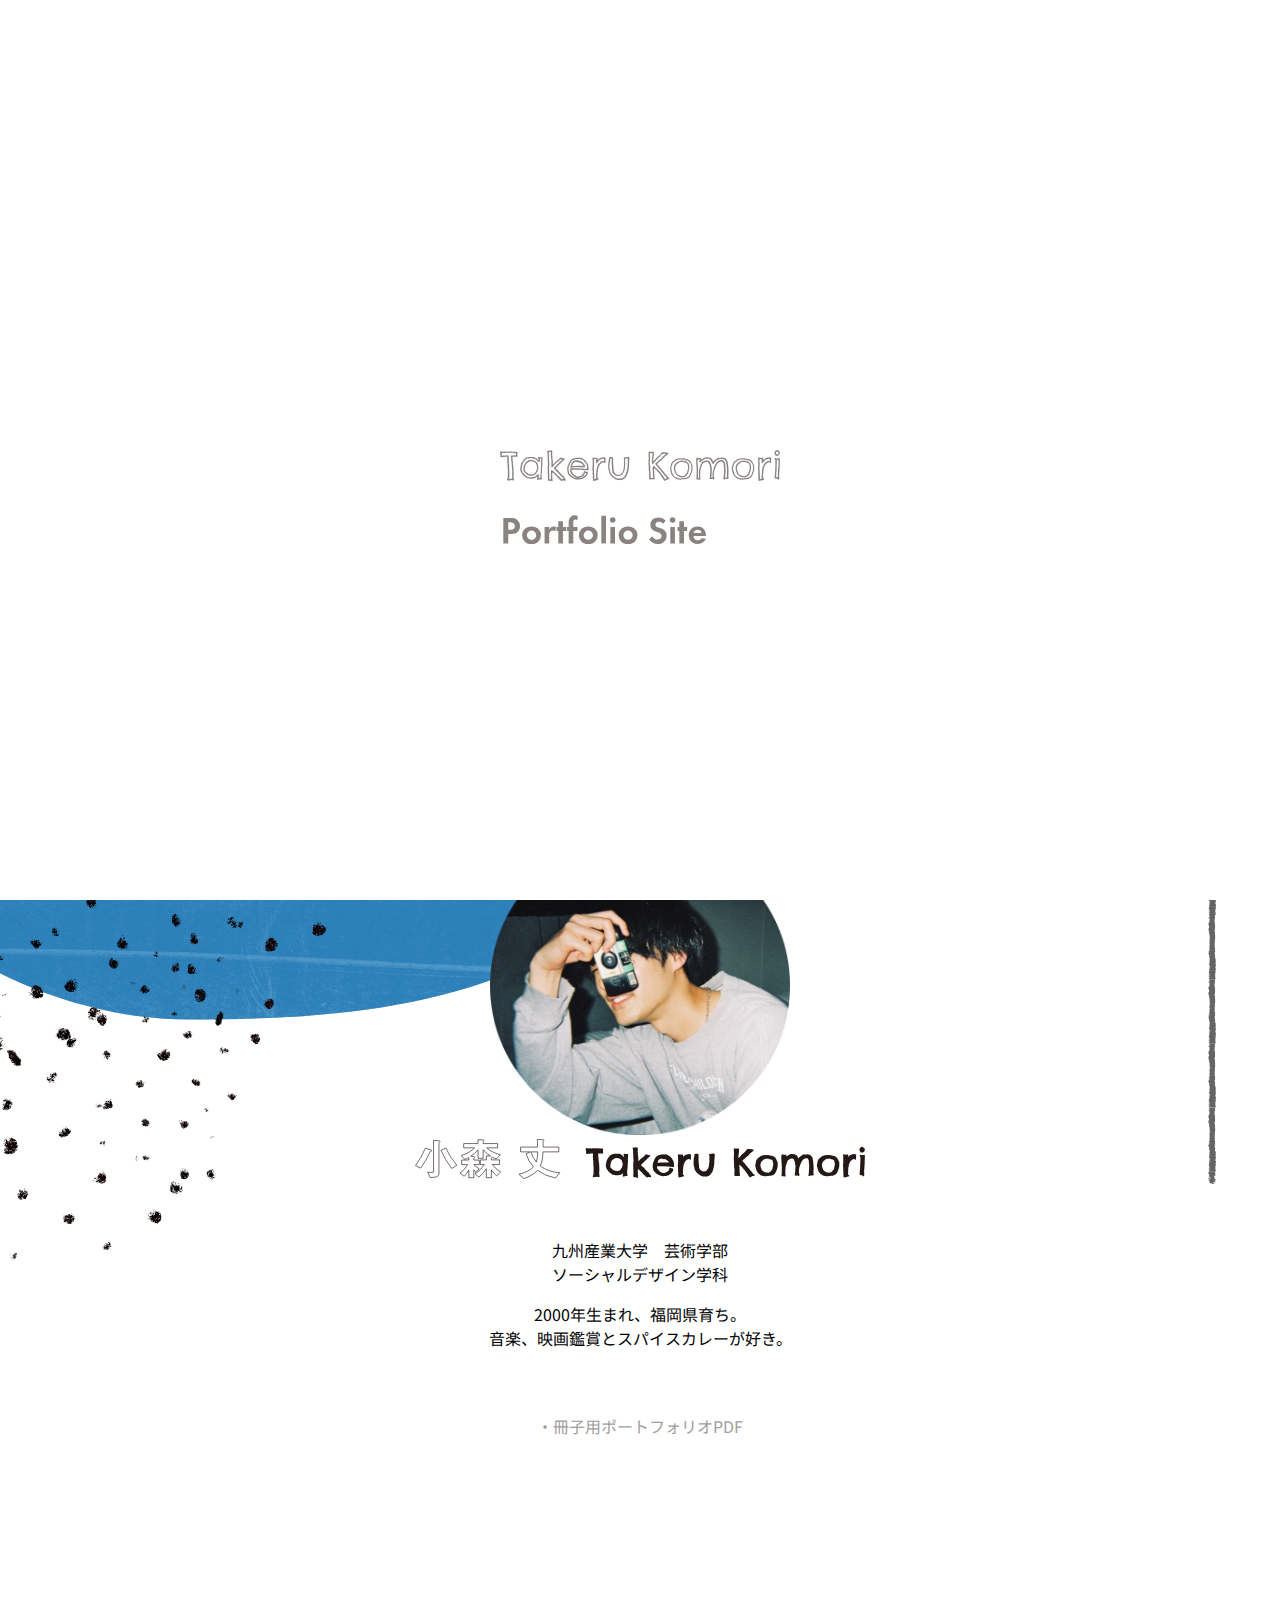
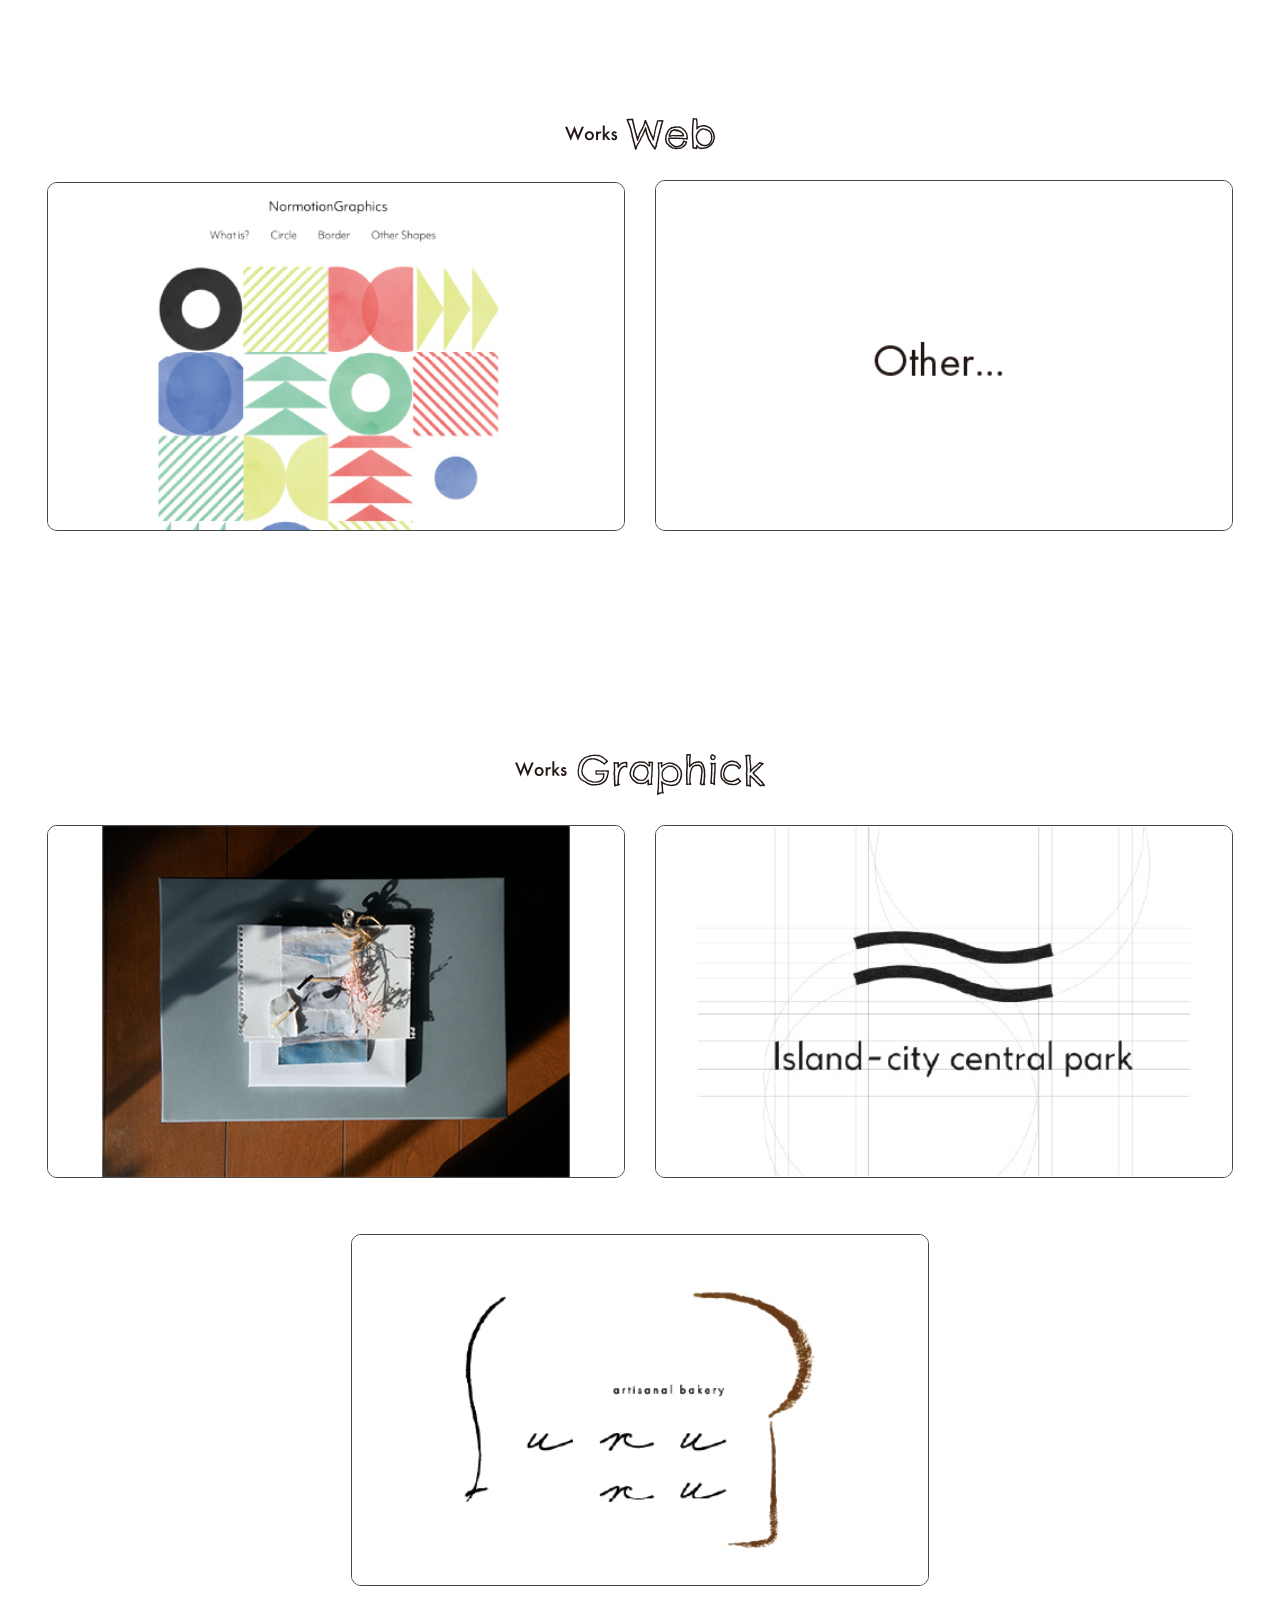
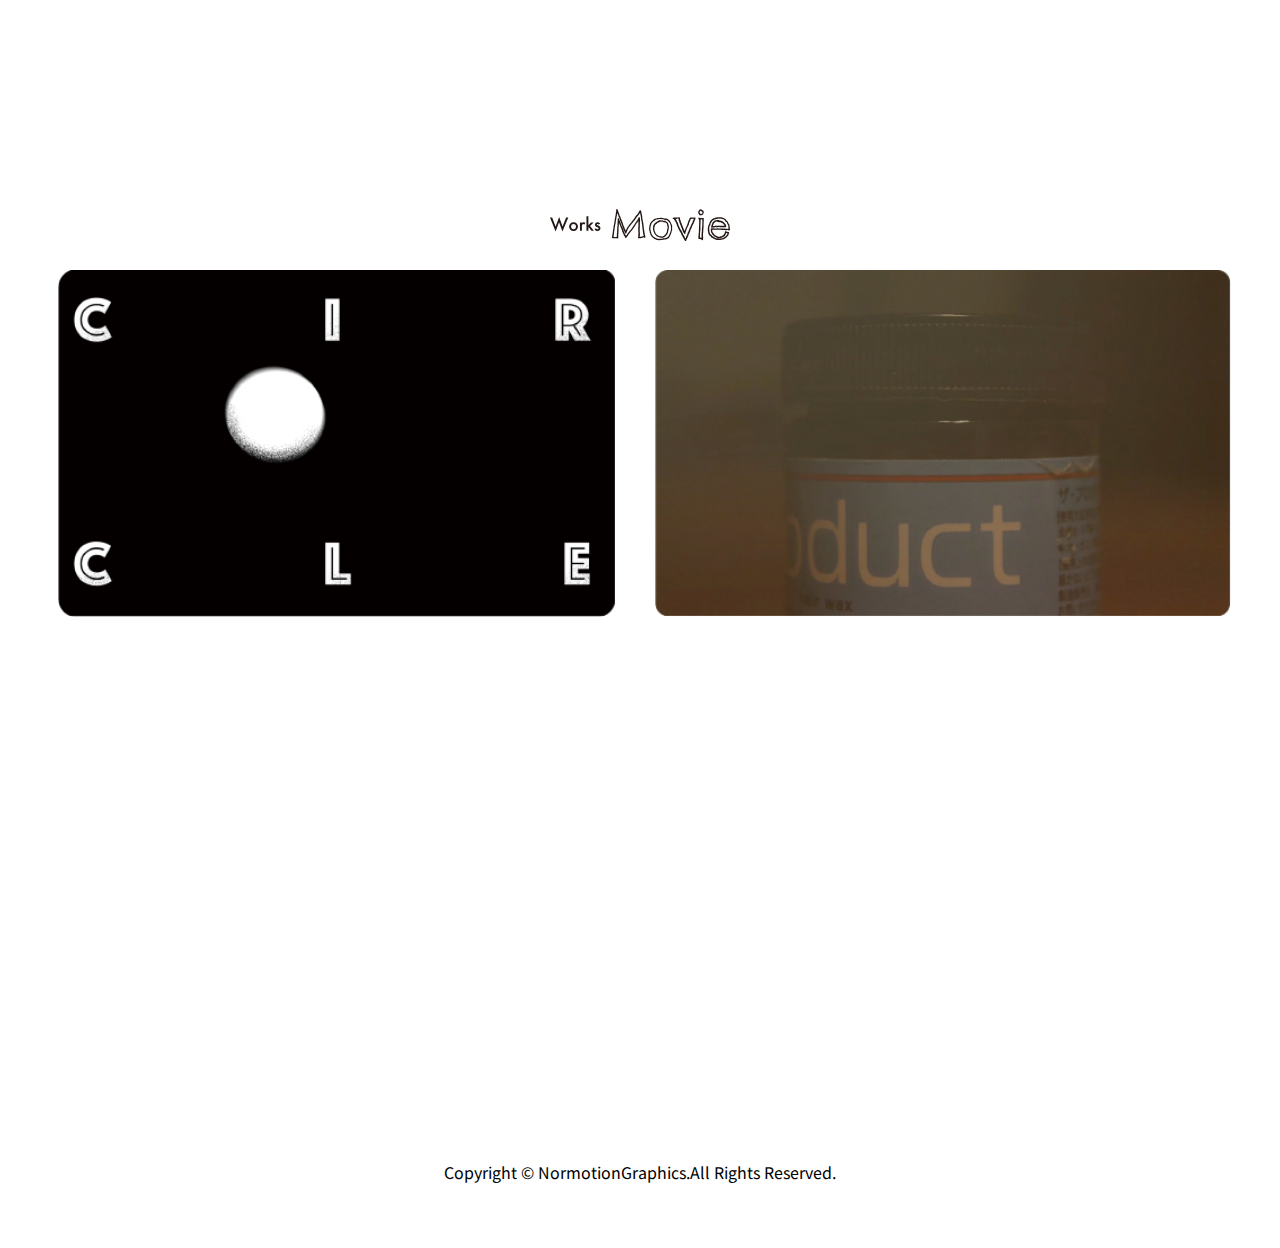
<file: index.html>
<!doctype html>
<html>
<head>
<link rel="stylesheet" type="text/css" href="style.css">
<link rel="stylesheet" type="text/css" href="loading.css">
<link rel="stylesheet" type="text/css" href="inview.css">
<link rel="stylesheet" type="text/css" href="balloon.min.css">
<link rel="preconnect" href="https://fonts.googleapis.com">
<link rel="preconnect" href="https://fonts.gstatic.com" crossorigin>
<link href="https://fonts.googleapis.com/css2?family=Lato&display=swap" rel="stylesheet">
<link href="https://fonts.googleapis.com/css2?family=Noto+Sans+JP:wght@100;300;400&display=swap" rel="stylesheet">
<link rel="icon" href="favicon.ico">
<link rel="shortcut icon" href="favicon.jpg">
<meta charset="UTF-8">
<meta name="viewport" content="width=device-width, initial-scale=1.0">
<title>TakeruKomoriPortfolio</title>
</head>
<body>
<!-- ローディングアニメーション -->
<div id="is-loading">
 <div id="loading">
  <img src="img/logo.svg" alt="loading" />
 </div>
</div>
<!-- コンテンツ -->
<div id="wrap">
	<div class="background-img">
	<img class="liquid imgBox inview_re fadeIn_right" src="img/liquid.svg" alt="">
	<img class="dot-circle imgBox inview_re fadeIn_left" src="img/dot-circle.svg" alt="">
	<img class="leaf imgBox inview_re fadeIn_left_slow" src="img/leaf.svg" alt="">
	<img class="noise imgBox inview_re fadeIn_right_slow" src="img/noise.svg" alt="">
	<img class="bar imgBox inview_re fadeIn_right" src="img/bar.svg" alt="">

	</div>
	<header>
	<a href="index.html">
	<img class="logo" src="img/logo.svg" alt="">
	</a>
	</header>
	<nav>
		<ul>
			<li class="border-line"><a href="#01">About</a></li>
			<li class="border-line"><a href="#02">works</a></li>
		</ul>
	</nav>
	<div class="about" id="01">
	<img class="plofile imgBox inview_re fadeIn_left" src="img/plofile_2.png" alt="">
	<div class="kaigyo"></div>
	<img class="name" src="img/name.svg" alt="">
	<div class="kaigyo"></div>
	<p>九州産業大学　芸術学部<br>ソーシャルデザイン学科</p>
	<p>2000年生まれ、福岡県育ち。<br>音楽、映画鑑賞とスパイスカレーが好き。</p>
	<a class="pdflink" href="https://drive.google.com/file/d/1JRoEiMsFfhwxdFwx-hM9-U6hQodOhkE6/view?usp=sharing" text-color="#f9f9f9"><br><br>・冊子用ポートフォリオPDF<br><br></a>

	</div>
	<div class="works" id="02">
	<img class="works-web" src="img/works-web.svg" alt="">
	<div class="kaigyo"></div>
	<div class="inline-wrap">
	<span aria-label="NormotionGraphics" data-balloon-length="medium" data-balloon-pos="down">
		<a href="opus/normotion.html"><img class="opus" src="img/normotion_1-100.jpg" alt=""></a>
	</span>
	<span aria-label="その他の作品" data-balloon-length="medium" data-balloon-pos="down">
	    <a href="opus/otherweb.html"><img class="opus" src="img/other-100.jpg" alt=""></a>
	</span>
	<div class="kaigyo"></div>
	</div>
	</div>
	<div class="works">
	<img class="works-graphick" src="img/works-graphick.svg" alt="">
	<div class="kaigyo"></div>
	<div class="inline-wrap">
  <span aria-label="春を綴じる　ジャケット制作" data-balloon-length="medium" data-balloon-pos="down">
  	    <a href="opus/harutozi.html"><img class="opus" src="img/harutozi3.png" alt=""></a>
  </span>
	<span aria-label="アイランドシティ VI" data-balloon-length="medium" data-balloon-pos="down">
	    <a href="opus/island.html"><img class="opus" src="img/island_1-100.jpg" alt=""></a>
	</span>

  <div class="kaigyo"></div>


  <span aria-label="パン工房ふるる リニューアル" data-balloon-length="medium" data-balloon-pos="down">
      <a href="opus/fururu.html"><img class="opus" src="img/fururu_1-100.jpg" alt=""></a>
  </span>



  <div class="kaigyo"></div>


	</div>
	</div>
	<div class="works">
	<img class="works-movie" src="img/works-movie.svg" alt="">
	<div class="kaigyo"></div>
	<div class="inline-wrap">
	<span aria-label="mortiongraphics" data-balloon-length="medium" data-balloon-pos="down">
	    <a href="opus/mortiongraphics.html"><img class="opus-blk" src="img/mortiongraph_1-100.jpg" alt=""></a>
	</span>
	<span aria-label="stopmotion" data-balloon-length="medium" data-balloon-pos="down">
	<a href="opus/stopmotion.html"><img class="opus-blk" src="img/time_1-100.jpg" width="50%" alt=""></a>
	</span>

	</div>
	</div>

	<footer><p>Copyright ©︎ NormotionGraphics.All Rights Reserved.</p></footer>
</div>

<script type="text/javascript" src="js/jquery-3.5.1.min.js"></script>
<script type="text/javascript" src="js/loading.js"></script>
<script type="text/javascript" src="js/jquery.inview.min.js"></script>
<script type="text/javascript" src="js/script.js"></script>
<script type="text/javascript" src="js/smooth_scroll.js"></script>
</body>
</html>
</file>
<file: style.css>
@charset "UTF-8";
/* CSS Document */
@media screen and (max-width: 999999px){
body{margin: 0;}
#wrap{max-width:100%; min-width:300px;margin-left: auto;margin-right: auto;overflow: hidden;}
p{font-family: 'Noto Sans JP', sans-serif; }
a{list-style: none;text-decoration: none; color: black;font-family: 'Noto Sans JP', sans-serif;}
a:hover{opacity: 0.5;transition: 0.5s;}

.kaigyo{width: 100%;}

.logo{ width: 30%; min-width: 150px; max-width: 300px; margin-top: 2%;margin-left: 3%;}
.background-img{ width:100%; position:relative; top: 4.5em; z-index: -10;}
.liquid{ position:absolute;  right:30%; top: 0%; width: 120%;}
.dot-circle{ position: absolute; width:50%; right:20%; top: 5vw;}
.leaf{ position: absolute; width:30%; left:80%; top: -25vw;}
.noise{position: absolute; right: 70%; top:50vw; width: 50%;}
.bar{position: absolute; right: 5%; top: 30vw; width: 0.6vw;}
.liquid2{position:absolute;  left:-100%; top: 130vw;  width: 320%;}

.about{ margin-top:55vw; text-align: center;width: 100%; display: block;}
.plofile{max-width: 450px; width:60%;}
.name{width:50%; clear:both;max-width:450px; margin-bottom: 3%;}
.pdflink{color:#9E9E9E;}

#02{}
.works{width:100%; text-align: center; margin-top: 15%;max-width: 1700px;margin-left: auto;margin-right: auto;}
.works-web{width:150px; margin-top: 5%;}
.works-graphick{width:250px;}
.works-movie{width:180px;}
.inline-wrap{display: inline-block;width: 100%;}
.opus{width:45%; height:auto; object-fit: contain; border:1px solid #474646; border-radius:10px; margin:2% 1%;}
.opus-blk{width:45%; height:auto; object-fit: contain; border-radius:10px; margin:2% 1%;}
.align-left{text-align: left;}

nav{text-align: center;transform:rotate(-90deg);position:fixed;left: -45vw;top:50%; text-decoration: none;width:100%;z-index: 30;}
li{display: inline-block; margin-left: 5%;font-size: 30px;}
.border-line {background:linear-gradient(transparent 30%, #fff 30%); padding-right: 1%;}

footer{text-align:center;width:100%;margin-top:40%;margin-bottom:5%;}
}
@media screen and (max-width: 1500px){
.plofile{max-width: 300px; width:60%;}
}
@media screen and (max-width: 768px){
li{font-size: 25px; margin-left: 10%;}
}
@media screen and (max-width: 570px){
.logo{width:180px;}
	
.name{width: 80%;}
.about{margin-top: 80vw;}
	
.opus{width: 80%;}
.opus-blk{width: 80%;}		
}
@media screen and (max-width: 400px){
.about{margin-top: 110vw;}
.liquid{width: 170%;}
nav{left: -42vw;}
.noise{top:80vw;}

}
</file>
<file: loading.css>
@charset "UTF-8";
/* CSS Document */

#is-loading {
  position: fixed;
  width: 100%;
  height: 100%;
  z-index: 999;
  background:#fff;
  text-align:center;
  color:#fff;
}
#loading {position: absolute;
  top: 50%;
  left: 50%;
  transform: translate(-50%, 0);
}
#loading img{width:280px;}

@media screen and (max-width: 570px){
	
	#loading img{width:200px;}	


}
</file>
<file: inview.css>
@charset "UTF-8";
/* CSS Document */

/*フェードイン*/
.fadeIn_right {
  opacity: 0;
  transform: translate(17%, 0);/*開始位置*/
  transition: 3s;/*秒数*/
}
.fadeIn_right.is-show{
  transform: translate(0, 0);
  opacity: 1;
}

.fadeIn_right_slow {
  opacity: 0;
  transform: translate(17%, 0);/*開始位置*/
  transition: 7s;/*秒数*/
}
.fadeIn_right_slow.is-show{
  transform: translate(0, 0);
  opacity: 1;
}

.fadeIn_left {
  opacity: 0;
  transform: translate(-17%, 0);/*開始位置*/
  transition: 3s;/*秒数*/
}
.fadeIn_left.is-show {
  transform: translate(0, 0);
  opacity: 1;
}
.fadeIn_left_slow {
  opacity: 0;
  transform: translate(-17%, 0);/*開始位置*/
  transition: 7s;/*秒数*/
}
.fadeIn_left_slow.is-show {
  transform: translate(0, 0);
  opacity: 1;
}

.delay02{
	transition: 2s, 250ms;
}
.delay03{
	transition: 4s, 250ms;
}
.delay04{
	transition: 6s, 250ms;
}
.delay05{
	transition: 8s, 250ms;
}
</file>
<file: balloon.min.css>
:root{--balloon-border-radius: 2px;--balloon-color: rgba(16,16,16,0.95);--balloon-text-color: #fff;--balloon-font-size: 12px;--balloon-move: 4px}button[aria-label][data-balloon-pos]{overflow:visible}[aria-label][data-balloon-pos]{position:relative;cursor:pointer}[aria-label][data-balloon-pos]:after{opacity:0;pointer-events:none;transition:all 0.38s/*四角秒数*/ ease-out 0.18s;text-indent:0;font-family:-apple-system, BlinkMacSystemFont, "Segoe UI", Roboto, Oxygen, Ubuntu, Cantarell, "Open Sans", "Helvetica Neue", sans-serif;font-weight:normal;font-style:normal;text-shadow:none;font-size:var(--balloon-font-size);background:var(--balloon-color);border-radius:2px;color:var(--balloon-text-color);border-radius:var(--balloon-border-radius);content:attr(aria-label);padding:.5em 1em;position:absolute;white-space:nowrap;z-index:10}[aria-label][data-balloon-pos]:before{width:0;height:0;border:5px solid transparent;border-top-color:var(--balloon-color);opacity:0;pointer-events:none;transition:all 0.38s/*三角秒数*/ ease-out 0.18s;content:"";position:absolute;z-index:10}[aria-label][data-balloon-pos]:hover:before,[aria-label][data-balloon-pos]:hover:after,[aria-label][data-balloon-pos][data-balloon-visible]:before,[aria-label][data-balloon-pos][data-balloon-visible]:after,[aria-label][data-balloon-pos]:not([data-balloon-nofocus]):focus:before,[aria-label][data-balloon-pos]:not([data-balloon-nofocus]):focus:after{opacity:0.65/*透明度*/;pointer-events:none}[aria-label][data-balloon-pos].font-awesome:after{font-family:FontAwesome, -apple-system, BlinkMacSystemFont, 'Segoe UI', Roboto, Oxygen, Ubuntu, Cantarell, 'Open Sans', 'Helvetica Neue', sans-serif}[aria-label][data-balloon-pos][data-balloon-break]:after{white-space:pre}[aria-label][data-balloon-pos][data-balloon-break][data-balloon-length]:after{white-space:pre-line;word-break:break-word}[aria-label][data-balloon-pos][data-balloon-blunt]:before,[aria-label][data-balloon-pos][data-balloon-blunt]:after{transition:none}[aria-label][data-balloon-pos][data-balloon-pos="up"]:hover:after,[aria-label][data-balloon-pos][data-balloon-pos="up"][data-balloon-visible]:after,[aria-label][data-balloon-pos][data-balloon-pos="down"]:hover:after,[aria-label][data-balloon-pos][data-balloon-pos="down"][data-balloon-visible]:after{transform:translate(-50%, 0)}[aria-label][data-balloon-pos][data-balloon-pos="up"]:hover:before,[aria-label][data-balloon-pos][data-balloon-pos="up"][data-balloon-visible]:before,[aria-label][data-balloon-pos][data-balloon-pos="down"]:hover:before,[aria-label][data-balloon-pos][data-balloon-pos="down"][data-balloon-visible]:before{transform:translate(-50%, 0)}[aria-label][data-balloon-pos][data-balloon-pos*="-left"]:after{left:0}[aria-label][data-balloon-pos][data-balloon-pos*="-left"]:before{left:5px}[aria-label][data-balloon-pos][data-balloon-pos*="-right"]:after{right:0}[aria-label][data-balloon-pos][data-balloon-pos*="-right"]:before{right:5px}[aria-label][data-balloon-pos][data-balloon-po*="-left"]:hover:after,[aria-label][data-balloon-pos][data-balloon-po*="-left"][data-balloon-visible]:after,[aria-label][data-balloon-pos][data-balloon-pos*="-right"]:hover:after,[aria-label][data-balloon-pos][data-balloon-pos*="-right"][data-balloon-visible]:after{transform:translate(0, 0)}[aria-label][data-balloon-pos][data-balloon-po*="-left"]:hover:before,[aria-label][data-balloon-pos][data-balloon-po*="-left"][data-balloon-visible]:before,[aria-label][data-balloon-pos][data-balloon-pos*="-right"]:hover:before,[aria-label][data-balloon-pos][data-balloon-pos*="-right"][data-balloon-visible]:before{transform:translate(0, 0)}[aria-label][data-balloon-pos][data-balloon-pos^="up"]:before,[aria-label][data-balloon-pos][data-balloon-pos^="up"]:after{bottom:100%;transform-origin:top;transform:translate(0, var(--balloon-move))}[aria-label][data-balloon-pos][data-balloon-pos^="up"]:after{margin-bottom:10px}[aria-label][data-balloon-pos][data-balloon-pos="up"]:before,[aria-label][data-balloon-pos][data-balloon-pos="up"]:after{left:50%;transform:translate(-50%, var(--balloon-move))}[aria-label][data-balloon-pos][data-balloon-pos^="down"]:before,[aria-label][data-balloon-pos][data-balloon-pos^="down"]:after{top:100%;transform:translate(0, calc(var(--balloon-move) * -1))}[aria-label][data-balloon-pos][data-balloon-pos^="down"]:after{margin-top:10px}[aria-label][data-balloon-pos][data-balloon-pos^="down"]:before{width:0;height:0;border:5px solid transparent;border-bottom-color:var(--balloon-color)}[aria-label][data-balloon-pos][data-balloon-pos="down"]:after,[aria-label][data-balloon-pos][data-balloon-pos="down"]:before{left:50%;transform:translate(-50%, calc(var(--balloon-move) * -1))}[aria-label][data-balloon-pos][data-balloon-pos="left"]:hover:after,[aria-label][data-balloon-pos][data-balloon-pos="left"][data-balloon-visible]:after,[aria-label][data-balloon-pos][data-balloon-pos="right"]:hover:after,[aria-label][data-balloon-pos][data-balloon-pos="right"][data-balloon-visible]:after{transform:translate(0, -50%)}[aria-label][data-balloon-pos][data-balloon-pos="left"]:hover:before,[aria-label][data-balloon-pos][data-balloon-pos="left"][data-balloon-visible]:before,[aria-label][data-balloon-pos][data-balloon-pos="right"]:hover:before,[aria-label][data-balloon-pos][data-balloon-pos="right"][data-balloon-visible]:before{transform:translate(0, -50%)}[aria-label][data-balloon-pos][data-balloon-pos="left"]:after,[aria-label][data-balloon-pos][data-balloon-pos="left"]:before{right:100%;top:50%;transform:translate(var(--balloon-move), -50%)}[aria-label][data-balloon-pos][data-balloon-pos="left"]:after{margin-right:10px}[aria-label][data-balloon-pos][data-balloon-pos="left"]:before{width:0;height:0;border:5px solid transparent;border-left-color:var(--balloon-color)}[aria-label][data-balloon-pos][data-balloon-pos="right"]:after,[aria-label][data-balloon-pos][data-balloon-pos="right"]:before{left:100%;top:50%;transform:translate(calc(var(--balloon-move) * -1), -50%)}[aria-label][data-balloon-pos][data-balloon-pos="right"]:after{margin-left:10px}[aria-label][data-balloon-pos][data-balloon-pos="right"]:before{width:0;height:0;border:5px solid transparent;border-right-color:var(--balloon-color)}[aria-label][data-balloon-pos][data-balloon-length]:after{white-space:normal}[aria-label][data-balloon-pos][data-balloon-length="small"]:after{width:80px}[aria-label][data-balloon-pos][data-balloon-length="medium"]:after{width:150px}[aria-label][data-balloon-pos][data-balloon-length="large"]:after{width:260px}[aria-label][data-balloon-pos][data-balloon-length="xlarge"]:after{width:380px}@media screen and (max-width: 768px){[aria-label][data-balloon-pos][data-balloon-length="xlarge"]:after{width:90vw}}[aria-label][data-balloon-pos][data-balloon-length="fit"]:after{width:100%}

[aria-label][data-balloon-pos][data-balloon-pos="down2"]:hover:after,[aria-label][data-balloon-pos][data-balloon-pos="down2"][data-balloon-visible]:after{transform:translate(-150%, 0)}
[aria-label][data-balloon-pos][data-balloon-pos^="down2"]:before,[aria-label][data-balloon-pos][data-balloon-pos^="down2"]:after{top:100%;transform:translate(0, calc(var(--balloon-move) * -1))}[aria-label][data-balloon-pos][data-balloon-pos^="down2"]:after{margin-top:10px}[aria-label][data-balloon-pos][data-balloon-pos^="down2"]:before{width:0;height:0;border:5px solid transparent;border-bottom-color:var(--balloon-color)}[aria-label][data-balloon-pos][data-balloon-pos="down2"]:after,[aria-label][data-balloon-pos][data-balloon-pos="down2"]:before{left:50%;transform:translate(-150%, calc(var(--balloon-move) * -1))}
</file>
